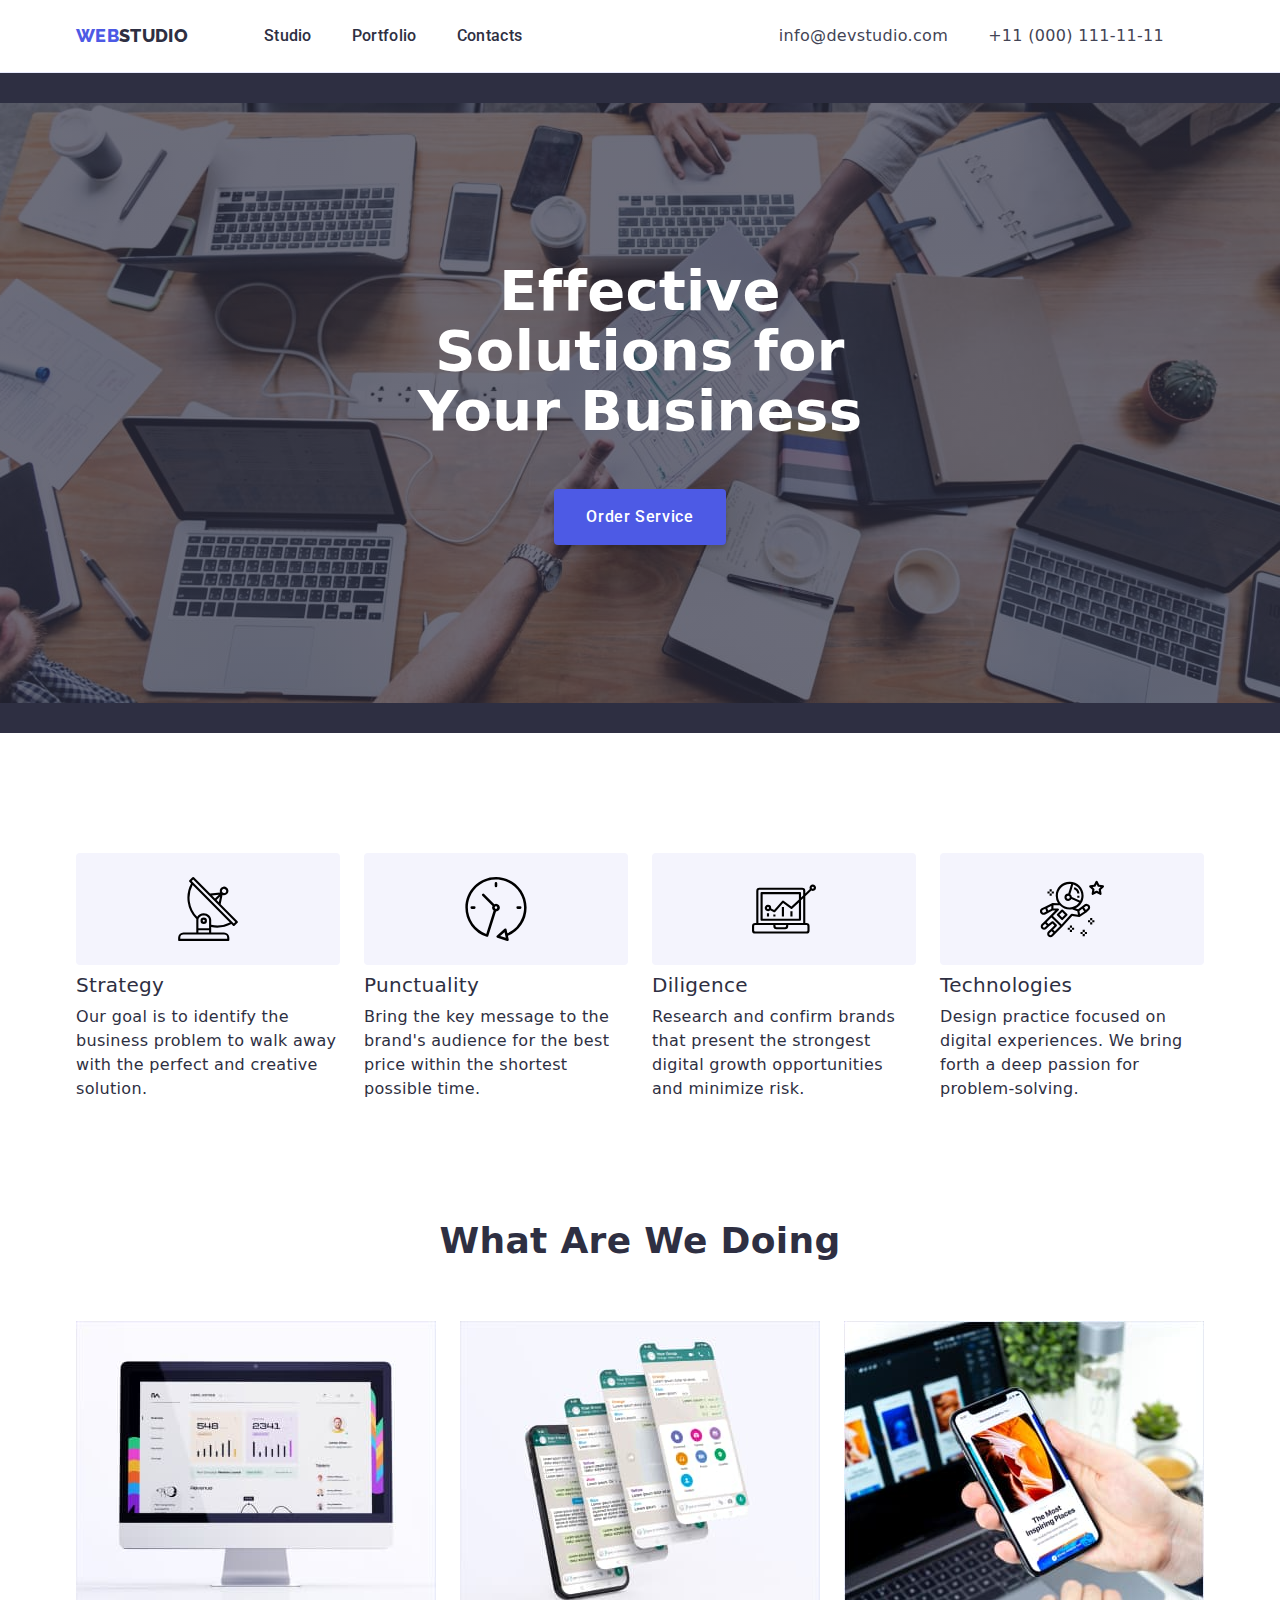
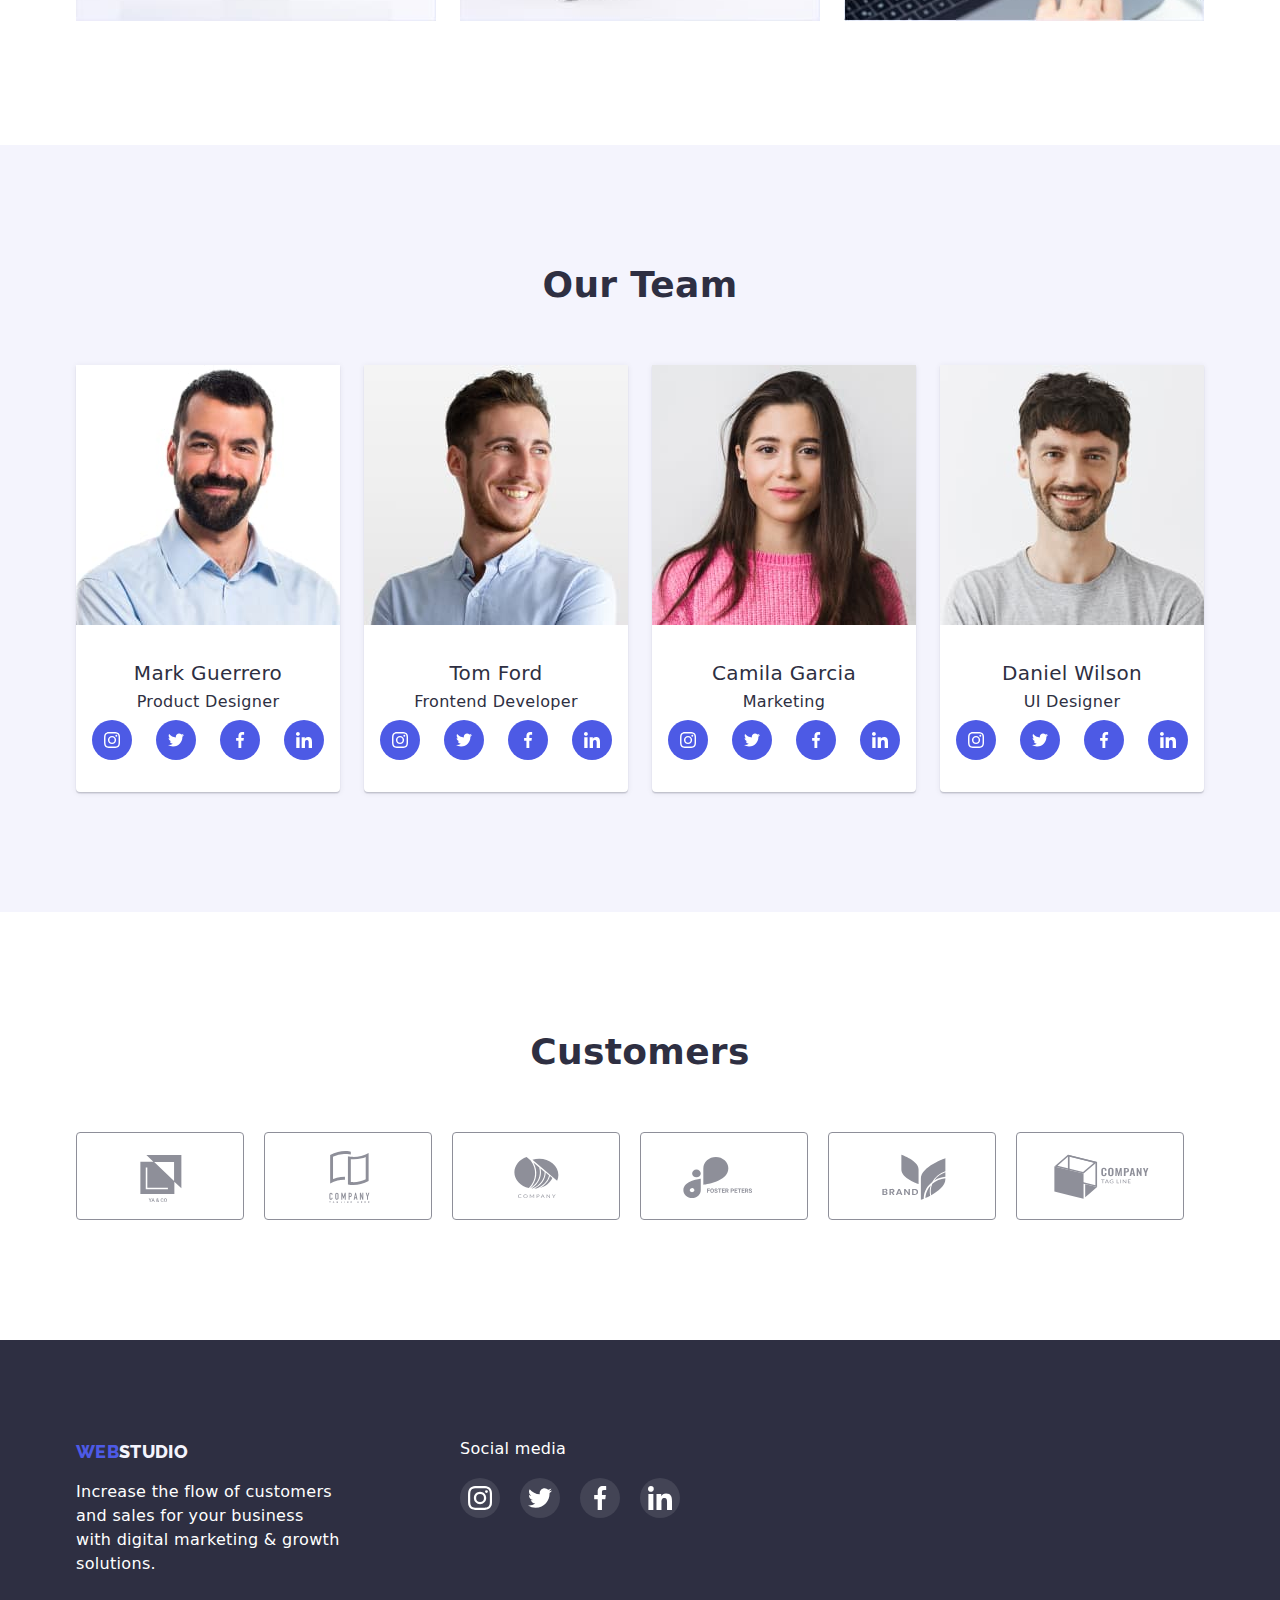
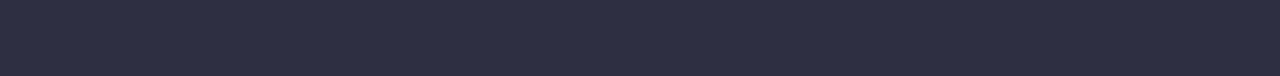
<file: index.html>
<!DOCTYPE html>
<html lang="en">

<head>
    <meta charset="UTF-8">
    <meta http-equiv="X-UA-Compatible" content="IE=edge">
    <meta name="viewport" content="width=device-width, initial-scale=1.0">
    <title>WebStudio</title>
    <link rel="stylesheet" href="./css/styles.css">
    <link rel="preconnect" href="https://fonts.googleapis.com">
    <link rel="preconnect" href="https://fonts.gstatic.com" crossorigin>
    <link
        href="https://fonts.googleapis.com/css2?family=Raleway:wght@800&family=Roboto:wght@400;500;700;900&display=swap"
        rel="stylesheet">
    <link rel="stylesheet" href="https://cdn.jsdelivr.net/npm/modern-normalize@1.1.0/modern-normalize.min.css">
</head>

<body>

    <!-- header -->


    <header>
        <div class="container header-div">
            <a class="logo point" href="./index.html">Web<span class="header-logo">Studio</span></a>
            <nav>
                <ul class="menu-list">
                    <li class="menu-items point">
                        <a class="menu-link point" href="./index.html">Studio</a>
                    </li>

                    <li class="menu-items point">
                        <a class="menu-link point" href="./portfolio.html">Portfolio</a>
                    </li>

                    <li class="menu-items point">
                        <a class="menu-link point" href="#">Contacts</a>
                    </li>
                </ul>
            </nav>

            <address class="contact">
                <ul class="contact-list">
                    <li class="contact-items point">
                        <a class="contact-link point" href="mailto:info@devstudio.com">info@devstudio.com
                        </a>
                    </li>
                    <li class="contact-items point">
                        <a class="contact-link point" href="tel:+110001111111">+11 (000)
                            111-11-11
                        </a>
                    </li>
                </ul>
            </address>
        </div>

    </header>
    <main>

        <!-- hero -->


        <section class="hero">
            <div class="container">
                <h1 class="hero-title">Effective Solutions
                    for Your Business
                </h1>
                <button class="hero-btn" type="button">Order Service</button>
            </div>
        </section>

        <section class="section quality">
            <div class="container">
                <ul class="quality-list">
                    <li class="quality-items point">
                        <div class="svg">
                            <svg class="quality-img" width="64" height="64">
                                <use href="./images/icons.svg#icon-antenna"></use>
                            </svg>
                        </div>
                        <h3 class="text-title quality-title">Strategy</h3>
                        <p class="text">Our goal is to identify the business
                            problem to walk away with the perfect and creative solution.
                        </p>
                    </li>
                    <li class="quality-items point">
                        <div class="svg">
                            <svg class="quality-img" width="64" height="64">
                                <use href="./images/icons.svg#icon-clock"></use>
                            </svg>
                        </div>
                        <h3 class="text-title quality-title">Punctuality</h3>
                        <p class="text">Bring the key message to the brand's audience for the best price within the
                            shortest
                            possible
                            time.
                        </p>
                    </li>
                    <li class="quality-items point">
                        <div class="svg">
                            <svg class="quality-img" width="64" height="64">
                                <use href="./images/icons.svg#icon-diagram"></use>
                            </svg>
                        </div>
                        <h3 class="text-title quality-title">Diligence</h3>
                        <p class="text">Research and confirm brands that present the strongest digital growth
                            opportunities
                            and minimize
                            risk.
                        </p>
                    </li>
                    <li class="quality-items point">
                        <div class="svg">
                            <svg class="quality-img" width="64" height="64">
                                <use href="./images/icons.svg#icon-astronaut"></use>
                            </svg>
                        </div>
                        <h3 class="text-title quality-title">Technologies</h3>
                        <p class="text">Design practice focused on digital experiences. We bring forth a deep passion
                            for
                            problem-solving.
                        </p>
                    </li>
                </ul>
            </div>
        </section>

        <!-- specialization -->


        <section class="section specialization">
            <div class="container">
                <h2 class="section-title">What are we doing</h2>
                <ul class="specialization-list point">
                    <li class="specialization-items">
                        <img src="./images/desktop-computer.jpg" alt="desktop computer" width="360">
                    </li>
                    <li class="specialization-items">
                        <img src="./images/phone-screens.jpg" alt="phone screens" width="360">
                    </li>
                    <li class="specialization-items">
                        <img src="./images/phone-pc.jpg" alt="phone and PC connection" width="360">
                    </li>
                </ul>
            </div>
        </section>

        <!-- team -->

        <section class="section team">
            <div class="container">
                <h2 class="section-title">Our Team</h2>

                <ul class="team-list point">

                    <li class="team-items">
                        <img src="./images/photo-mark.jpg" alt="photo Mark" width="264">
                        <div class="wrap">
                            <h3 class="text-title">Mark Guerrero</h3>
                            <p class="team-text">Product Designer</p>
                            <ul class="team-contacts-list">
                                <li class="team-contacts point">
                                    <a href="#" class="team-contacts-link" aria-label="Instagram">
                                        <svg class="team-contacts-icon" width="16px" height="16px">
                                            <use href="./images/icons.svg#icon-inst"></use>
                                        </svg>
                                    </a>
                                </li>
                                <li class="team-contacts point">
                                    <a href="#" class="team-contacts-link" aria-label="Twitter">
                                        <svg class="team-contacts-icon" width="16px" height="16px">
                                            <use href="./images/icons.svg#icon-twt"></use>
                                        </svg>
                                    </a>
                                </li>
                                <li class="team-contacts point">
                                    <a href="#" class="team-contacts-link" aria-label="Facebook">
                                        <svg class="team-contacts-icon" width="16px" height="16px">
                                            <use href="./images/icons.svg#icon-fb"></use>
                                        </svg>
                                    </a>
                                </li>
                                <li class="team-contacts point">
                                    <a href="#" class="team-contacts-link" aria-label="Linkedin">
                                        <svg class="team-contacts-icon" width="16px" height="16px">
                                            <use href="./images/icons.svg#icon-ld"></use>
                                        </svg>
                                    </a>
                                </li>
                            </ul>
                        </div>

                    </li>
                    <li class="team-items">
                        <img src="./images/photo-tom.jpg" alt="photo Tom" width="264">
                        <div class="wrap">
                            <h3 class="text-title">Tom Ford</h3>
                            <p class="team-text">Frontend Developer</p>
                            <ul class="team-contacts-list">
                                <li class="team-contacts point">
                                    <a href="#" class="team-contacts-link" aria-label="Instagram">
                                        <svg class="team-contacts-icon" width="16px" height="16px">
                                            <use href="./images/icons.svg#icon-inst"></use>
                                        </svg>
                                    </a>
                                </li>
                                <li class="team-contacts point">
                                    <a href="#" class="team-contacts-link" aria-label="Twitter">
                                        <svg class="team-contacts-icon" width="16px" height="16px">
                                            <use href="./images/icons.svg#icon-twt"></use>
                                        </svg>
                                    </a>
                                </li>
                                <li class="team-contacts point">
                                    <a href="#" class="team-contacts-link" aria-label="Facebook">
                                        <svg class="team-contacts-icon" width="16px" height="16px">
                                            <use href="./images/icons.svg#icon-fb"></use>
                                        </svg>
                                    </a>
                                </li>
                                <li class="team-contacts point">
                                    <a href="#" class="team-contacts-link" aria-label="Linkedin">
                                        <svg class="team-contacts-icon" width="16px" height="16px">
                                            <use href="./images/icons.svg#icon-ld"></use>
                                        </svg>
                                    </a>
                                </li>
                            </ul>
                        </div>

                    </li>
                    <li class="team-items">
                        <img src="./images/photo-camila.jpg" alt="photo Camila" width="264">
                        <div class="wrap">
                            <h3 class="text-title">Camila Garcia</h3>
                            <p class="team-text">Marketing</p>
                            <ul class="team-contacts-list">
                                <li class="team-contacts point">
                                    <a href="#" class="team-contacts-link" aria-label="Instagram">
                                        <svg class="team-contacts-icon" width="16px" height="16px">
                                            <use href="./images/icons.svg#icon-inst"></use>
                                        </svg>
                                    </a>
                                </li>
                                <li class="team-contacts point">
                                    <a href="#" class="team-contacts-link" aria-label="Twitter">
                                        <svg class="team-contacts-icon" width="16px" height="16px">
                                            <use href="./images/icons.svg#icon-twt"></use>
                                        </svg>
                                    </a>
                                </li>
                                <li class="team-contacts point">
                                    <a href="#" class="team-contacts-link" aria-label="Facebook">
                                        <svg class="team-contacts-icon" width="16px" height="16px">
                                            <use href="./images/icons.svg#icon-fb"></use>
                                        </svg>
                                    </a>
                                </li>
                                <li class="team-contacts point">
                                    <a href="#" class="team-contacts-link" aria-label="Linkedin">
                                        <svg class="team-contacts-icon" width="16px" height="16px">
                                            <use href="./images/icons.svg#icon-ld"></use>
                                        </svg>
                                    </a>
                                </li>
                            </ul>
                        </div>

                    </li>
                    <li class="team-items">
                        <img src="./images/photo-daniel.jpg" alt="photo Daniel" width="264">
                        <div class="wrap">
                            <h3 class="text-title">Daniel Wilson</h3>
                            <p class="team-text">UI Designer</p>
                            <ul class="team-contacts-list">
                                <li class="team-contacts point">
                                    <a href="#" class="team-contacts-link" aria-label="Instagram">
                                        <svg class="team-contacts-icon" width="16px" height="16px">
                                            <use href="./images/icons.svg#icon-inst"></use>
                                        </svg>
                                    </a>
                                </li>
                                <li class="team-contacts point">
                                    <a href="#" class="team-contacts-link" aria-label="Twitter">
                                        <svg class="team-contacts-icon" width="16px" height="16px">
                                            <use href="./images/icons.svg#icon-twt"></use>
                                        </svg>
                                    </a>
                                </li>
                                <li class="team-contacts point">
                                    <a href="#" class="team-contacts-link" aria-label="Facebook">
                                        <svg class="team-contacts-icon" width="16px" height="16px">
                                            <use href="./images/icons.svg#icon-fb"></use>
                                        </svg>
                                    </a>
                                </li>
                                <li class="team-contacts point">
                                    <a href="#" class="team-contacts-link" aria-label="Linkedin">
                                        <svg class="team-contacts-icon" width="16px" height="16px">
                                            <use href="./images/icons.svg#icon-ld"></use>
                                        </svg>
                                    </a>
                                </li>
                            </ul>
                        </div>

                    </li>
                </ul>
            </div>
        </section>



        <section class="section customers">
            <div class="container">
                <h2 class="section-title">Customers</h2>
                <ul class="customers-list">
                    <li class="customers-items point">
                        <a href="#" class="customers-link" aria-label="company-1">
                            <svg class="customers-svg" width="104" height="56">
                                <use href="./images/icons.svg#icon-Logo-1"></use>
                            </svg>
                        </a>

                    </li>
                    <li class="customers-items point">
                        <a href="#" class="customers-link" aria-label="company-2">
                            <svg class="customers-svg" width="104px" height="56px">
                                <use href="./images/icons.svg#icon-Logo-2"></use>
                            </svg>
                        </a>
                    </li>
                    <li class="customers-items point">
                        <a href="#" class="customers-link" aria-label="company-3">
                            <svg class="customers-svg" width="104px" height="56px">
                                <use href="./images/icons.svg#icon-Logo-3"></use>
                            </svg>
                        </a>
                    </li>
                    <li class="customers-items point">
                        <a href="#" class="customers-link" aria-label="company-4">
                            <svg class="customers-svg" width="104px" height="56px">
                                <use href="./images/icons.svg#icon-Logo-4"></use>
                            </svg>
                        </a>
                    </li>
                    <li class="customers-items point">
                        <a href="#" class="customers-link" aria-label="company-5">
                            <svg class="customers-svg" width="104px" height="56px">
                                <use href="./images/icons.svg#icon-Logo-5"></use>
                            </svg>
                        </a>
                    </li>
                    <li class="customers-items point">
                        <a href="#" class="customers-link" aria-label="company-6">
                            <svg class="customers-svg" width="104px" height="56px">
                                <use href="./images/icons.svg#icon-Logo-6"></use>
                            </svg>
                        </a>
                    </li>
                </ul>



            </div>

        </section>




    </main>

    <!-- footer -->

    <footer class="foot">
        <div class="container cont-foot">
            <div class="logo-footer">
                <a class="logo-foot point" href="#">Web<span class="footer-logo">Studio</span></a>
                <p class="footer-text">Increase the flow of customers and sales for your business with digital marketing
                    &
                    growth solutions.
                </p>
            </div>

            <div class="foot-link">
                <p class="soc-text">Social media</p>
                <ul class="foot-list">
                    <li class="foot-soc">
                        <a href="#" class="social-link" aria-label="Instagram link">
                            <svg class="social-links" width="24px" height="24px">
                                <use href="./images/icons.svg#icon-inst"></use>
                            </svg>
                        </a>
                    </li>
                    
                    <li class="foot-soc">
                        <a href="#" class="social-link" aria-label="Twitter link">
                            <svg class="social-links" width="24px" height="24px">
                                <use href="./images/icons.svg#icon-twt"></use>
                            </svg>
                        </a>
                    </li>
                    <li class="foot-soc">
                        <a href="#" class="social-link" aria-label="Facebook link">
                            <svg class="social-links" width="24px" height="24px">
                                <use href="./images/icons.svg#icon-fb"></use>
                            </svg>
                        </a>
                    </li>
                    <li class="foot-soc">
                        <a href="#" class="social-link" aria-label="Linkedin link">
                            <svg class="social-links" width="24px" height="24px">
                                <use href="./images/icons.svg#icon-ld"></use>
                            </svg>
                        </a>
                    </li>
                </ul>

            </div>
        </div>


    </footer>
</body>

</html>
</file>
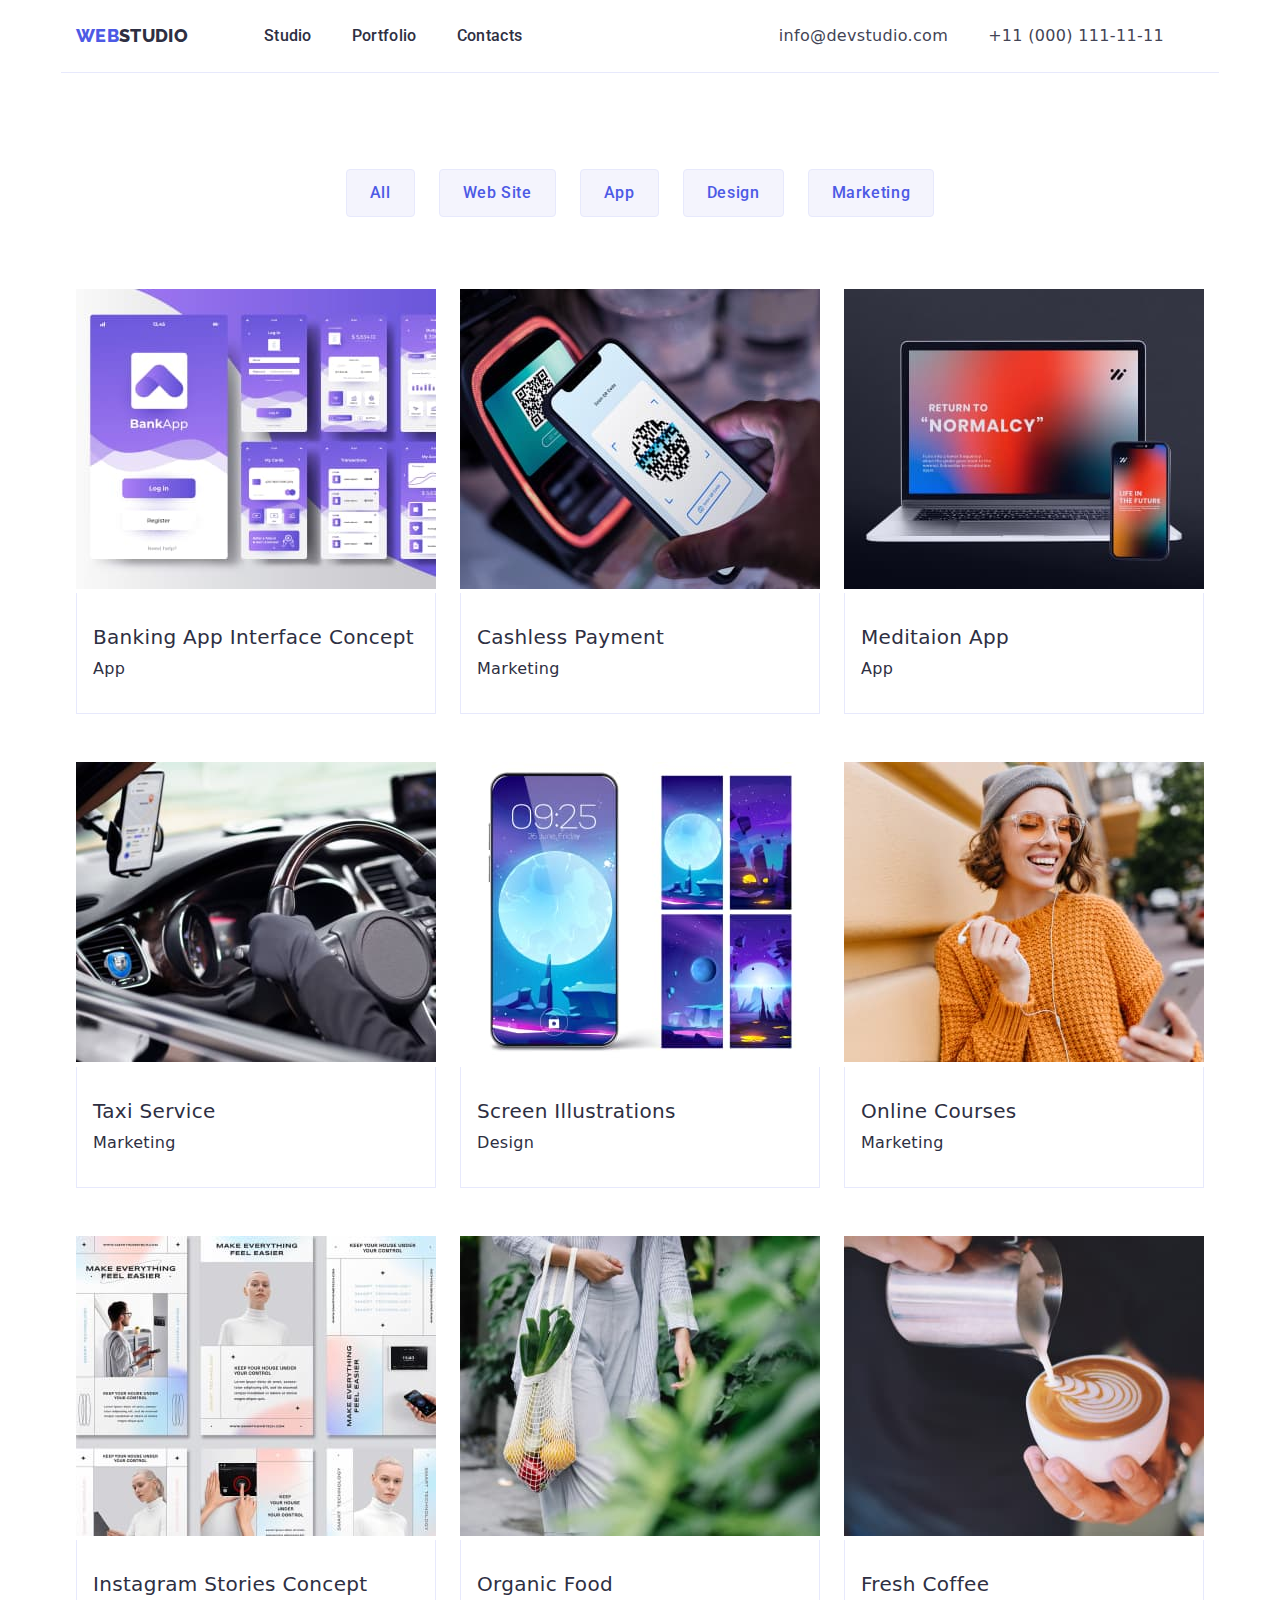
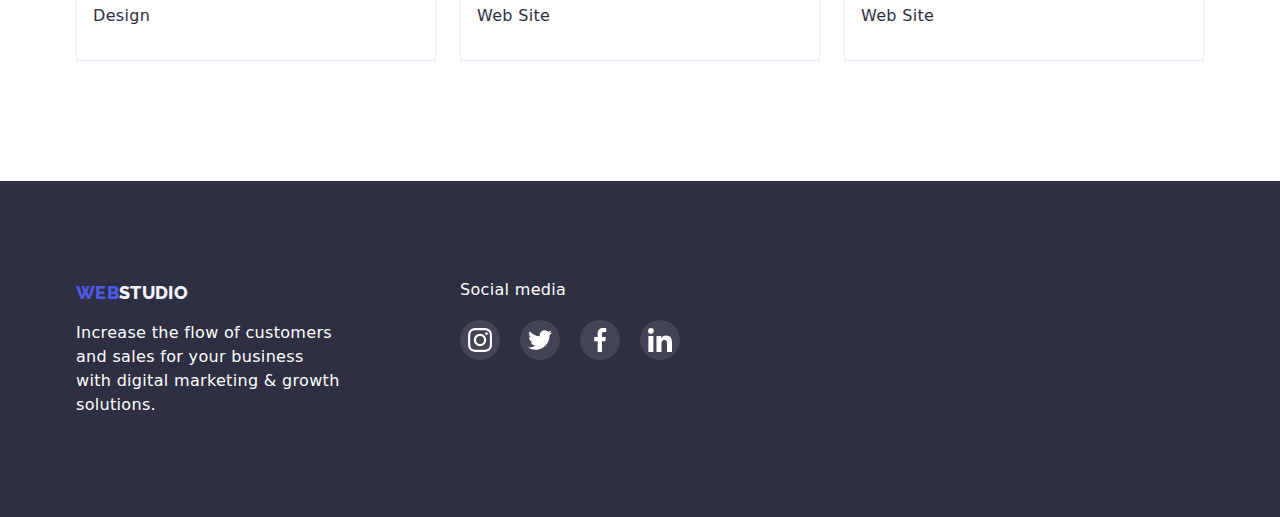
<file: portfolio.html>
<!DOCTYPE html>
<html lang="en">

<head>
    <meta charset="UTF-8">
    <meta http-equiv="X-UA-Compatible" content="IE=edge">
    <meta name="viewport" content="width=device-width, initial-scale=1.0">
    <title>Portfolio</title>
    <link rel="stylesheet" href="./css/styles.css">
    <link rel="preconnect" href="https://fonts.googleapis.com">
    <link rel="preconnect" href="https://fonts.gstatic.com" crossorigin>
    <link
        href="https://fonts.googleapis.com/css2?family=Raleway:wght@800&family=Roboto:wght@400;500;700;900&display=swap"
        rel="stylesheet">
    <link rel="stylesheet" href="https://cdn.jsdelivr.net/npm/modern-normalize@1.1.0/modern-normalize.min.css">

</head>

<body>

    <!-- header -->

    <header class="container">
        <div class="header-div">
            <a class="logo point" href="./index.html">Web<span class="header-logo">Studio</span>
            </a>
            <nav>
                <ul class="menu-list">
                    <li class="menu-items point">
                        <a class="menu-link point" href="./index.html">Studio</a>
                    </li>

                    <li class="menu-items point">
                        <a class="menu-link point" href="./portfolio.html">Portfolio</a>
                    </li>

                    <li class="menu-items point">
                        <a class="menu-link point" href="#">Contacts</a>
                    </li>
                </ul>
            </nav>

            <address class="contact">
                <ul class="contact-list">
                    <li class="contact-items point">
                        <a class="contact-link point" href="mailto:info@devstudio.com">info@devstudio.com</a>
                    </li>
                    <li class="contact-items point">
                        <a class="contact-link point" href="tel:+110001111111">+11 (000) 111-11-11</a>
                    </li>
                </ul>
            </address>

        </div>

    </header>
    <main>

        <!-- Filters -->

        <section class="section portfolio">
            <div class="container">
                <h1 hidden>#</h1>
                <ul class="filters-list point">
                    <li class="filters-items">
                        <button class="filters-btn" type="button">All</button>
                    </li>
                    <li class="filters-items">
                        <button class="filters-btn" type="button">Web Site</button>
                    </li>
                    <li class="filters-items">
                        <button class="filters-btn" type="button">App</button>
                    </li>
                    <li class="filters-items">
                        <button class="filters-btn" type="button">Design</button>
                    </li>
                    <li><button class="filters-btn" type="button">Marketing</button>
                    </li>
                </ul>
            </div>


            <div class="container">
                <ul class="img-list point">
                    <li class="img-items">
                        <a class="portfolio-link point" href="#">
                            <img src="./images/portfolio/portfolio-row1-first.jpg" alt="Banking app interface concept"
                                width="360" height="300">
                            <div class="delineation">
                                <h2 class="text-title">Banking App Interface Concept</h2>
                                <p class="text">App</p>
                            </div>
                        </a>


                    </li>

                    <li class="img-items">
                        <a class="portfolio-link point" href="#">
                            <img src="./images/portfolio/portfolio-row1-second.jpg" alt="Cashless payment photo"
                                width="360" height="300">
                            <div class="delineation">
                                <h2 class="text-title">Cashless Payment</h2>
                                <p class="text">Marketing</p>
                            </div>
                        </a>


                    </li>

                    <li class="img-items">
                        <a class="portfolio-link point" href="#">
                            <img src="./images/portfolio/portfolio-row1-third.jpg" alt="Meditaion app photo" width="360"
                                height="300">
                            <div class="delineation">
                                <h2 class="text-title">Meditaion App</h2>
                                <p class="text">App</p>
                            </div>
                        </a>


                    </li>

                    <li class="img-items">
                        <a class="portfolio-link point" href="#">
                            <img src="./images/portfolio/portfolio-row2-first.jpg" alt="Taxi service photo" width="360"
                                height="300">
                            <div class="delineation">
                                <h2 class="text-title">Taxi Service</h2>
                                <p class="text">Marketing</p>
                            </div>
                        </a>


                    </li>

                    <li class="img-items">
                        <a class="portfolio-link point" href="#">
                            <img src="./images/portfolio/portfolio-row2-second.jpg" alt="Screen illustrations photo"
                                width="360" height="300">
                            <div class="delineation">
                                <h2 class="text-title">Screen Illustrations</h2>
                                <p class="text">Design</p>
                            </div>
                        </a>


                    </li>

                    <li class="img-items">
                        <a class="portfolio-link point" href="#">
                            <img src="./images/portfolio/portfolio-row2-third.jpg" alt="Online courses" width="360"
                                height="300">
                            <div class="delineation">
                                <h2 class="text-title">Online Courses</h2>
                                <p class="text">Marketing</p>
                            </div>
                        </a>


                    </li>

                    <li class="img-items">
                        <a class="portfolio-link point" href="#">
                            <img src="./images/portfolio/portfolio-row3-first.jpg" alt="Instagram stories concept"
                                width="360" height="300">
                            <div class="delineation">
                                <h2 class="text-title">Instagram Stories Concept</h2>
                                <p class="text">Design</p>
                            </div>
                        </a>


                    </li>

                    <li class="img-items">
                        <a class="portfolio-link point" href="#">
                            <img src="./images/portfolio/portfolio-row3-second.jpg" alt="Organic food photo" width="360"
                                height="300">
                            <div class="delineation">
                                <h2 class="text-title">Organic Food</h2>
                                <p class="text">Web Site</p>
                            </div>
                        </a>


                    </li>

                    <li class="img-items">
                        <a class="portfolio-link point" href="#">
                            <img src="./images/portfolio/portfolio-row3-third.jpg" alt="Fresh coffee photo" width="360"
                                height="300">
                            <div class="delineation">
                                <h2 class="text-title">Fresh Coffee</h2>
                                <p class="text">Web Site</p>
                            </div>
                        </a>


                    </li>
                </ul>
            </div>

        </section>
    </main>

    <!-- footer -->

    <footer class="foot">
        <div class="container cont-foot">
            <div class="logo-footer">
                <a class="logo-foot point" href="#">Web<span class="footer-logo">Studio</span></a>
                <p class="footer-text">Increase the flow of customers and sales for your business with digital marketing
                    &
                    growth solutions.
                </p>
            </div>
    
            <div class="foot-link">
                <p class="soc-text">Social media</p>
                <ul class="foot-list">
                    <li class="foot-soc">
                        <a href="#" class="social-link" aria-label="Instagram link">
                            <svg class="social-links" width="24px" height="24px">
                                <use href="./images/icons.svg#icon-inst"></use>
                            </svg>
                        </a>
                    </li>
    
                    <li class="foot-soc">
                        <a href="#" class="social-link" aria-label="Twitter link">
                            <svg class="social-links" width="24px" height="24px">
                                <use href="./images/icons.svg#icon-twt"></use>
                            </svg>
                        </a>
                    </li>
                    <li class="foot-soc">
                        <a href="#" class="social-link" aria-label="Facebook link">
                            <svg class="social-links" width="24px" height="24px">
                                <use href="./images/icons.svg#icon-fb"></use>
                            </svg>
                        </a>
                    </li>
                    <li class="foot-soc">
                        <a href="#" class="social-link" aria-label="Linkedin link">
                            <svg class="social-links" width="24px" height="24px">
                                <use href="./images/icons.svg#icon-ld"></use>
                            </svg>
                        </a>
                    </li>
                </ul>
    
            </div>
        </div>
    
    
    </footer>
</body>

</html>
</file>
<file: css/styles.css>
:root {
    --primary-text-color: #2E2F42;
    --link-color: #434455;
    --logo-btn-color: #4D5AE5;
    --hover-focus-color: #404BBF;
    --footerlogo-bcg-color: #F4F4FD;
    --white-color: #ffffff;
    --filter-btn: #E7E9FC;
    --hover-footer: #31D0AA;

}





body {
    font-family: "Roboto", sans-serif;
    letter-spacing: 0.02em;
    color: var(--primary-text-color);
    background-color: var(--white-color);
}

h1,
h2,
h3,
h4,
h5,
h6 {
    margin: 0;
    padding: 0;
}

p {
    margin: 0;
    padding: 0;
}

ul {
    margin: 0;
    padding: 0;
}

.container {
    width: 1158px;
    padding-left: 15px;
    padding-right: 15px;
    margin-left: auto;
    margin-right: auto;
}

.point {
    text-decoration: none;
    list-style-type: none;
}



/* header */

header {
    border-bottom: 1px solid var(--filter-btn);
}

.logo {
    font-family: "Raleway", sans-serif;
    font-weight: 800;
    font-size: 18px;
    line-height: 1.33;
    color: var(--logo-btn-color);
    text-transform: uppercase;
}

.header-logo {
    color: var(--primary-text-color);
}

.header-div {
    display: flex;
    padding-top: 24px;
    padding-bottom: 24px;
}


.footer-logo {
    color: var(--footerlogo-bcg-color);
}

.menu-list {
    font-family: 'Roboto';
    font-weight: 500;
    font-size: 16px;
    line-height: 1.5;
    letter-spacing: 0.02em;
    color: var(--primary-text-color);
    display: flex;
    margin-left: 76px;
}

.menu-link {
    color: var(--primary-text-color);
    display: block;
    margin-right: 40px;
}

.menu-link:hover,
.menu-link:focus {
    color: var(--hover-focus-color);
}

.contact {
    margin-left: auto;
}


.contact-list {
    line-height: 1.5;
    letter-spacing: 0.02em;
    color: var(--link-color);
    display: flex;
}

.contact-link {
    font-style: normal;
    color: var(--link-color);
    display: block;
}

.contact-link:hover,
.contact-link:focus {
    color: var(--hover-focus-color);
}

.contact-items {
    margin-right: 40px;
}

/* hero */
.hero {
    background-color: var(--primary-text-color);
    padding-top: 188px;
    padding-bottom: 188px;
    text-align: center;
    background-image: linear-gradient(rgba(46, 47, 66, 0.7), rgba(46, 47, 66, 0.7)), url(../images/hero/people-office\ 1.jpg);
    max-width: 1440px;
    background-repeat: no-repeat;
    background-position: center;
    margin-left: auto;
    margin-right: auto;


}

.hero-title {
    font-size: 56px;
    line-height: 1.07;
    text-align: center;
    color: var(--white-color);
    margin-bottom: 48px;
    max-width: 496px;
    margin-left: auto;
    margin-right: auto;
}

.hero-btn {
    background-color: var(--logo-btn-color);
    color: var(--white-color);
    font-family: 'Roboto', sans-serif;
    font-weight: 500;
    font-size: 16px;
    line-height: 1.5;
    letter-spacing: 0.04em;
    cursor: pointer;
    box-shadow: 0px 4px 4px rgba(0, 0, 0, 0.15);
    border-radius: 4px;
    border: none;
    padding: 16px 32px;
}

.hero-btn:hover,
.hero-btn:focus {
    background: var(--hover-focus-color);
    box-shadow: 0px 1px 6px rgba(46, 47, 66, 0.08);
    border-radius: 4px;
    letter-spacing: 0.04em;

}

.text-title {
    font-weight: 500;
    font-size: 20px;
    line-height: 1.2;
}

.text {
    font-size: 16px;
    line-height: 1.5;
    margin-top: 8px;
}

.section-title {
    font-size: 36px;
    line-height: 1.11;
    text-align: center;
    text-transform: capitalize;
    margin-bottom: 60px;
}

.section {
    padding-top: 120px;
    padding-bottom: 120px;
}

.quality-list {
    display: flex;
    gap: 24px;
}

.quality-items {
    flex-basis: calc((100% - 24px)/4);

}

.quality-title {
    margin-bottom: 8px;
}

.specialization {
    padding-top: 0;
}

.specialization-list {
    display: flex;
    gap: 24px;
}

/* team */

.team {
    background-color: var(--footerlogo-bcg-color);
}

.team-items {
    background-color: var(--white-color);
    flex-basis: calc((100%-72px)/4);
    box-shadow: 0px 1px 6px rgba(46, 47, 66, 0.08), 0px 1px 1px rgba(46, 47, 66, 0.16), 0px 2px 1px rgba(46, 47, 66, 0.08);
    border-radius: 0px 0px 4px 4px;
}

.team-list {
    display: flex;
    gap: 24px;
}

.wrap {
    padding: 32px 0;
    text-align: center;
}

.team-text {
    margin-top: 8px;
}

/* footer */

.foot {
    background-color: var(--primary-text-color);
    padding-top: 100px;
    padding-bottom: 100px;

}

.footer-text {
    color: var(--white-color);
    font-size: 16px;
    line-height: 1.5;
    letter-spacing: 0.02em;
    width: 264px;
}

.logo-foot {
    font-family: "Raleway", sans-serif;
    font-weight: 800;
    font-size: 18px;
    line-height: 1.33;
    color: var(--logo-btn-color);
    text-transform: uppercase;
    margin-bottom: 16px;
    display: block;

}

.cont-foot {
    display: flex;
    gap: 120px;
}

.foot-soc {
    color: var(--white-color);
    margin-bottom: 16px;
    font-weight: 500;
    line-height: calc(24/16);
    list-style: none;
    float: left;
}

.soc-text {
    color: var(--white-color);
    margin-bottom: 20px;
}

.foot-list {
    display: flex;
    gap: 20px;
    float: left;
}

.foot-soc:last-child {
    margin-right: 0;
}

.social-link {
    display: flex;
    fill: var(--white-color);
    background-color: var(--link-color);
    border-radius: 50%;
    width: 40px;
    height: 40px;
    justify-content: center;
    align-items: center;
}

.social-link:hover,
.social-link:focus {
    background-color: var(--hover-footer);
}




/* portfolio*/


.filters-btn {
    background-color: var(--footerlogo-bcg-color);
    color: var(--logo-btn-color);
    font-family: 'Roboto', sans-serif;
    font-weight: 500;
    font-size: 16px;
    line-height: 1.5;
    letter-spacing: 0.04em;
    cursor: pointer;
    border: 1px solid var(--filter-btn);
    border-radius: 4px;
    padding: 11px 23px;
}

.filters-btn:hover,
.filters-btn:focus {
    background: var(--hover-focus-color);
    color: var(--white-color);
    box-shadow: 0px 1px 6px rgba(46, 47, 66, 0.58);
    border-color: var(--hover-focus-color);
}

.portfolio {
    padding-top: 96px;
}

.filters-list {
    display: flex;
    justify-content: center;
    margin-bottom: 72px;
}

.filters-items {
    margin-right: 24px;
}

.filters-items:hover {
    box-shadow: 0px 1px 6px rgba(46, 47, 66, 0.18);
}

.img-list {
    display: flex;
    flex-wrap: wrap;
    row-gap: 48px;
    column-gap: 24px;
}

.img-items {
    flex-basis: calc((100% - 48px) / 3);
}

.portfolio-link {
    display: block;
}

.portfolio-link:hover {
    box-shadow: 0px 1px 6px rgba(46, 47, 66, 0.08), 0px 1px 1px rgba(46, 47, 66, 0.16), 0px 2px 1px rgba(46, 47, 66, 0.08);

}



.delineation {
    padding: 32px 16px;
    border: 1px solid var(--filter-btn);
    border-top: none;
    color: var(--primary-text-color);
}

.svg {
    display: flex;
    justify-content: center;
    align-items: center;
    margin-bottom: 8px;
    height: 112px;
    border-radius: 4px;
    background-color: var(--footerlogo-bcg-color);
}


.customers-list {
    display: flex;

}

.customers-items {
    flex-basis: calc((100% - 24px) / 5);

}



.customers-link {
    display: flex;
    align-items: center;
    justify-content: center;
    border: 1px solid #8E8F99;
    border-radius: 4px;
    width: 168px;
    height: 88px;
    color: #8E8F99;
}

.customers-link:hover,
.customers-link:focus {
    border-color: var(--hover-focus-color);
    color: var(--hover-focus-color);
}





.customers-svg {
    fill: currentColor;
}



.team-contacts {
    width: 40px;
    height: 40px;
    padding-left: 0;
}

.team-contacts-list {
    display: flex;
    gap: 24px;
    justify-content: center;
    padding-top: 8px;
}

.team-contacts-link {
    display: flex;
    align-items: center;
    justify-content: center;
    width: 40px;
    height: 40px;
    background-color: var(--logo-btn-color);
    border-radius: 50%;
}

.team-contacts-link:hover,
.team-contacts-link:focus {
    background-color: var(--hover-focus-color);
}

.team-contacts-icon {
    fill: var(--white-color);
}
</file>
